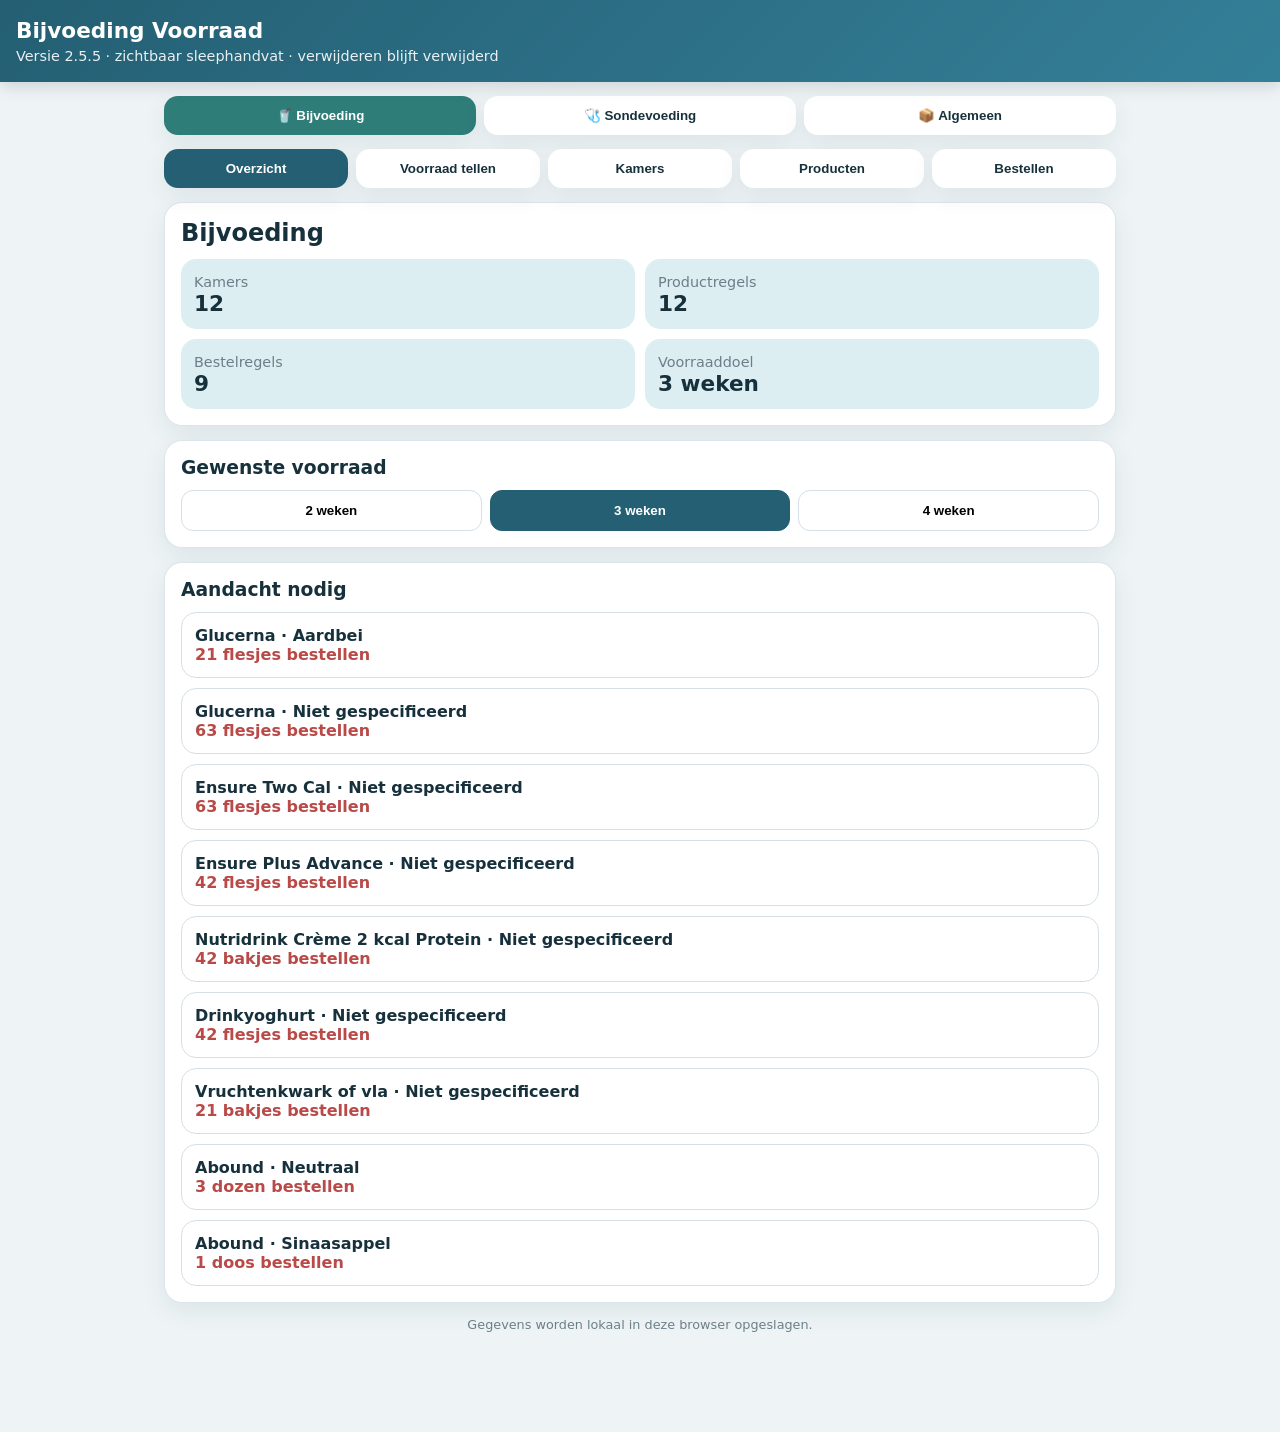
<file: bijvoeding_all/index.html>
<!DOCTYPE html>
<html lang="nl">
<head>
<meta charset="UTF-8">
<meta name="viewport" content="width=device-width, initial-scale=1.0">
<meta name="theme-color" content="#245f73">
<title>Bijvoeding Voorraad 2.5.4</title>
<link rel="stylesheet" href="css/style.css">
</head>
<body>
<header>
  <h1>Bijvoeding Voorraad</h1>
  <p>Versie 2.5.5 · zichtbaar sleephandvat · verwijderen blijft verwijderd</p>
</header>

<main>
  <div class="mode-switch">
    <button class="mode-btn active" data-mode="drink">🥤 Bijvoeding</button>
    <button class="mode-btn" data-mode="sonde">🩺 Sondevoeding</button>
    <button class="mode-btn" data-mode="general">📦 Algemeen</button>
  </div>

  <div class="tabs">
    <button class="tab-btn active" data-tab="overview">Overzicht</button>
    <button class="tab-btn" data-tab="counting">Voorraad tellen</button>
    <button class="tab-btn" data-tab="usage" id="usageTabBtn">Kamers</button>
    <button class="tab-btn" data-tab="products">Producten</button>
    <button class="tab-btn" data-tab="orders">Bestellen</button>
  </div>

  <section id="overview" class="tab active">
    <div class="card">
      <h2 id="overviewTitle">Bijvoeding</h2>
      <div class="grid">
        <div class="stat"><span class="muted" id="statUsageLabel">Kamers</span><strong id="statUsage">0</strong></div>
        <div class="stat"><span class="muted">Productregels</span><strong id="statProducts">0</strong></div>
        <div class="stat"><span class="muted">Bestelregels</span><strong id="statOrders">0</strong></div>
        <div class="stat"><span class="muted">Voorraaddoel</span><strong id="statWeeks">3 weken</strong></div>
      </div>
    </div>
    <div class="card" id="weeksCard">
      <h3>Gewenste voorraad</h3>
      <div class="week-picker">
        <button data-weeks="2">2 weken</button>
        <button data-weeks="3">3 weken</button>
        <button data-weeks="4">4 weken</button>
      </div>
    </div>
    <div class="card">
      <h3>Aandacht nodig</h3>
      <div id="attentionList" class="list"></div>
    </div>
  </section>

  <section id="counting" class="tab">
    <div class="card">
      <h2>Voorraad tellen</h2>
      <p class="muted">Gebruik de plus- en minknoppen. De volgorde volgt jouw ingestelde productvolgorde.</p>
      <div id="countList" class="list"></div>
    </div>
  </section>

  <section id="usage" class="tab">
    <div class="card" id="roomFormCard">
      <h2>Bijvoeding aan kamer toevoegen</h2>
      <p class="muted">Een kamer mag meerdere soorten bijvoeding hebben. Voeg voor ieder product een aparte regel toe.</p>
      <div class="row">
        <div class="field"><label for="room">Kamernummer</label><input id="room" placeholder="Bijv. 210"></div>
        <div class="field"><label for="unit">Unit</label><select id="unit"><option>1</option><option>2</option><option>3</option></select></div>
      </div>
      <div class="field"><label for="roomProduct">Product en smaak</label><select id="roomProduct"></select></div>
      <div class="row">
        <div class="field"><label for="dailyAmount">Verbruik per dag</label><input id="dailyAmount" type="number" min="0" step="0.1"></div>
        <div class="field"><label for="dailyUnit">Eenheid</label><select id="dailyUnit"><option value="flesjes">flesjes</option><option value="bakjes">bakjes</option><option value="zakjes">zakjes</option><option value="ml">ml</option></select></div>
      </div>
      <button class="primary" id="saveRoom">Bijvoeding opslaan</button>
    </div>

    <div class="card hidden" id="generalTargetCard">
      <h2>Algemeen artikel toevoegen</h2>
      <div class="field"><label for="generalProduct">Artikel</label><select id="generalProduct"></select></div>
      <div class="field"><label for="generalTarget">Gewenste voorraad</label><input id="generalTarget" type="number" min="0" step="1"></div>
      <button class="primary" id="saveGeneralTarget">Gewenste voorraad opslaan</button>
    </div>

    <div class="card">
      <h3 id="usageListTitle">Ingevoerde kamers</h3>
      <div id="usageList" class="list"></div>
    </div>
  </section>

  <section id="products" class="tab">
    <div class="card">
      <h2>Product toevoegen</h2>
      <div class="row">
        <div class="field"><label for="productName">Productnaam</label><input id="productName"></div>
        <div class="field" id="flavorField"><label for="flavor">Smaak</label><input id="flavor"></div>
      </div>
      <div class="row">
        <div class="field"><label for="consumptionUnit">Verbruikseenheid</label><select id="consumptionUnit"><option value="flesjes">flesjes</option><option value="bakjes">bakjes</option><option value="zakjes">zakjes</option><option value="ml">ml</option></select></div>
        <div class="field"><label for="orderUnit">Voorraad- en besteleenheid</label><select id="orderUnit"><option value="flesje">flesje</option><option value="bakje">bakje</option><option value="fles">fles</option><option value="doos">doos</option><option value="pot">pot</option><option value="pak">pak</option></select></div>
      </div>
      <div class="field"><label for="contentPerOrderUnit">Inhoud per besteleenheid</label><input id="contentPerOrderUnit" type="number" min="0.1" step="0.1"></div>
      <div class="row">
        <div class="field"><label for="stockFull">Aantal verpakkingen op voorraad</label><input id="stockFull" type="number" min="0" step="1" value="0"></div>
        <div class="field" id="looseField"><label for="stockLoose">Losse zakjes (alleen indien nodig)</label><input id="stockLoose" type="number" min="0" step="1" value="0"></div>
      </div>
      <div class="field"><label for="alreadyOrdered">Reeds besteld in verpakkingen</label><input id="alreadyOrdered" type="number" min="0" step="1" value="0"></div>
      <div class="field"><label for="minimumStock">Minimumvoorraad in verpakkingen</label><input id="minimumStock" type="number" min="0" step="1" value="0"></div>
      <button class="primary" id="saveProduct">Product opslaan</button>
    </div>
    <div class="card"><h3>Producten en volgorde</h3><p class="muted">Sleep met ☰ om de volgorde te wijzigen. De gekozen volgorde wordt ook gebruikt bij Voorraad tellen.</p><div id="productList" class="list"></div></div>
  </section>

  <section id="orders" class="tab">
    <div class="card"><h2>Besteladvies</h2><div id="orderList" class="list"></div></div>
  </section>

  <div class="footer-note">Gegevens worden lokaal in deze browser opgeslagen.</div>
</main>

<div id="roomEditModal" class="modal hidden" role="dialog" aria-modal="true" aria-labelledby="roomEditTitle">
  <div class="modal-backdrop" onclick="closeRoomEdit()"></div>
  <div class="modal-panel">
    <div class="modal-head">
      <h2 id="roomEditTitle">Kamer wijzigen</h2>
      <button type="button" class="modal-close" onclick="closeRoomEdit()" aria-label="Sluiten">×</button>
    </div>
    <div class="row">
      <div class="field"><label for="editRoomNumber">Kamernummer</label><input id="editRoomNumber" placeholder="Bijv. 210"></div>
      <div class="field"><label for="editRoomUnit">Unit</label><select id="editRoomUnit"><option>1</option><option>2</option><option>3</option></select></div>
    </div>
    <div class="field"><label for="editRoomProduct">Product en smaak</label><select id="editRoomProduct"></select></div>
    <div class="row">
      <div class="field"><label for="editDailyAmount">Verbruik per dag</label><input id="editDailyAmount" type="number" min="0" step="0.1"></div>
      <div class="field"><label for="editDailyUnit">Eenheid</label><select id="editDailyUnit" disabled><option value="flesjes">flesjes</option><option value="bakjes">bakjes</option><option value="zakjes">zakjes</option><option value="ml">ml</option></select></div>
    </div>
    <div class="modal-info"><strong>Informatie</strong><br><span>Het verbruik per dag wordt gebruikt voor het overzicht en het besteladvies.</span></div>
    <div class="modal-actions">
      <button type="button" class="secondary" onclick="closeRoomEdit()">Annuleren</button>
      <button type="button" class="primary" id="saveRoomEdit">Wijzigingen opslaan</button>
    </div>
  </div>
</div>


<div id="productEditModal" class="modal hidden" role="dialog" aria-modal="true" aria-labelledby="productEditTitle">
  <div class="modal-backdrop" onclick="closeProductEdit()"></div>
  <div class="modal-panel">
    <div class="modal-head">
      <h2 id="productEditTitle">Product wijzigen</h2>
      <button type="button" class="modal-close" onclick="closeProductEdit()" aria-label="Sluiten">×</button>
    </div>
    <div class="row">
      <div class="field"><label for="editProductName">Productnaam</label><input id="editProductName"></div>
      <div class="field" id="editFlavorField"><label for="editFlavor">Smaak</label><input id="editFlavor"></div>
    </div>
    <div class="row">
      <div class="field"><label for="editConsumptionUnit">Verbruikseenheid</label><select id="editConsumptionUnit"><option value="flesjes">flesjes</option><option value="bakjes">bakjes</option><option value="zakjes">zakjes</option><option value="ml">ml</option></select></div>
      <div class="field"><label for="editOrderUnit">Voorraad- en besteleenheid</label><select id="editOrderUnit"><option value="flesje">flesje</option><option value="bakje">bakje</option><option value="fles">fles</option><option value="doos">doos</option><option value="pot">pot</option><option value="pak">pak</option></select></div>
    </div>
    <div class="field"><label for="editContentPerOrderUnit">Inhoud per besteleenheid</label><input id="editContentPerOrderUnit" type="number" min="0.1" step="0.1"></div>
    <div class="row">
      <div class="field"><label for="editStockFull">Aantal verpakkingen op voorraad</label><input id="editStockFull" type="number" min="0" step="1"></div>
      <div class="field" id="editLooseField"><label for="editStockLoose">Losse zakjes (alleen indien nodig)</label><input id="editStockLoose" type="number" min="0" step="1"></div>
    </div>
    <div class="row">
      <div class="field"><label for="editAlreadyOrdered">Reeds besteld in verpakkingen</label><input id="editAlreadyOrdered" type="number" min="0" step="1"></div>
      <div class="field"><label for="editMinimumStock">Minimumvoorraad in verpakkingen</label><input id="editMinimumStock" type="number" min="0" step="1"></div>
    </div>
    <div class="modal-info"><strong>Informatie</strong><br><span>Wijzigingen gelden direct overal waar dit product aan een kamer is gekoppeld.</span></div>
    <div class="modal-actions">
      <button type="button" class="secondary" onclick="closeProductEdit()">Annuleren</button>
      <button type="button" class="primary" id="saveProductEdit">Wijzigingen opslaan</button>
    </div>
  </div>
</div>

<script src="data/defaults.js"></script>
<script src="js/app.js"></script>
</body>
</html>
</file>
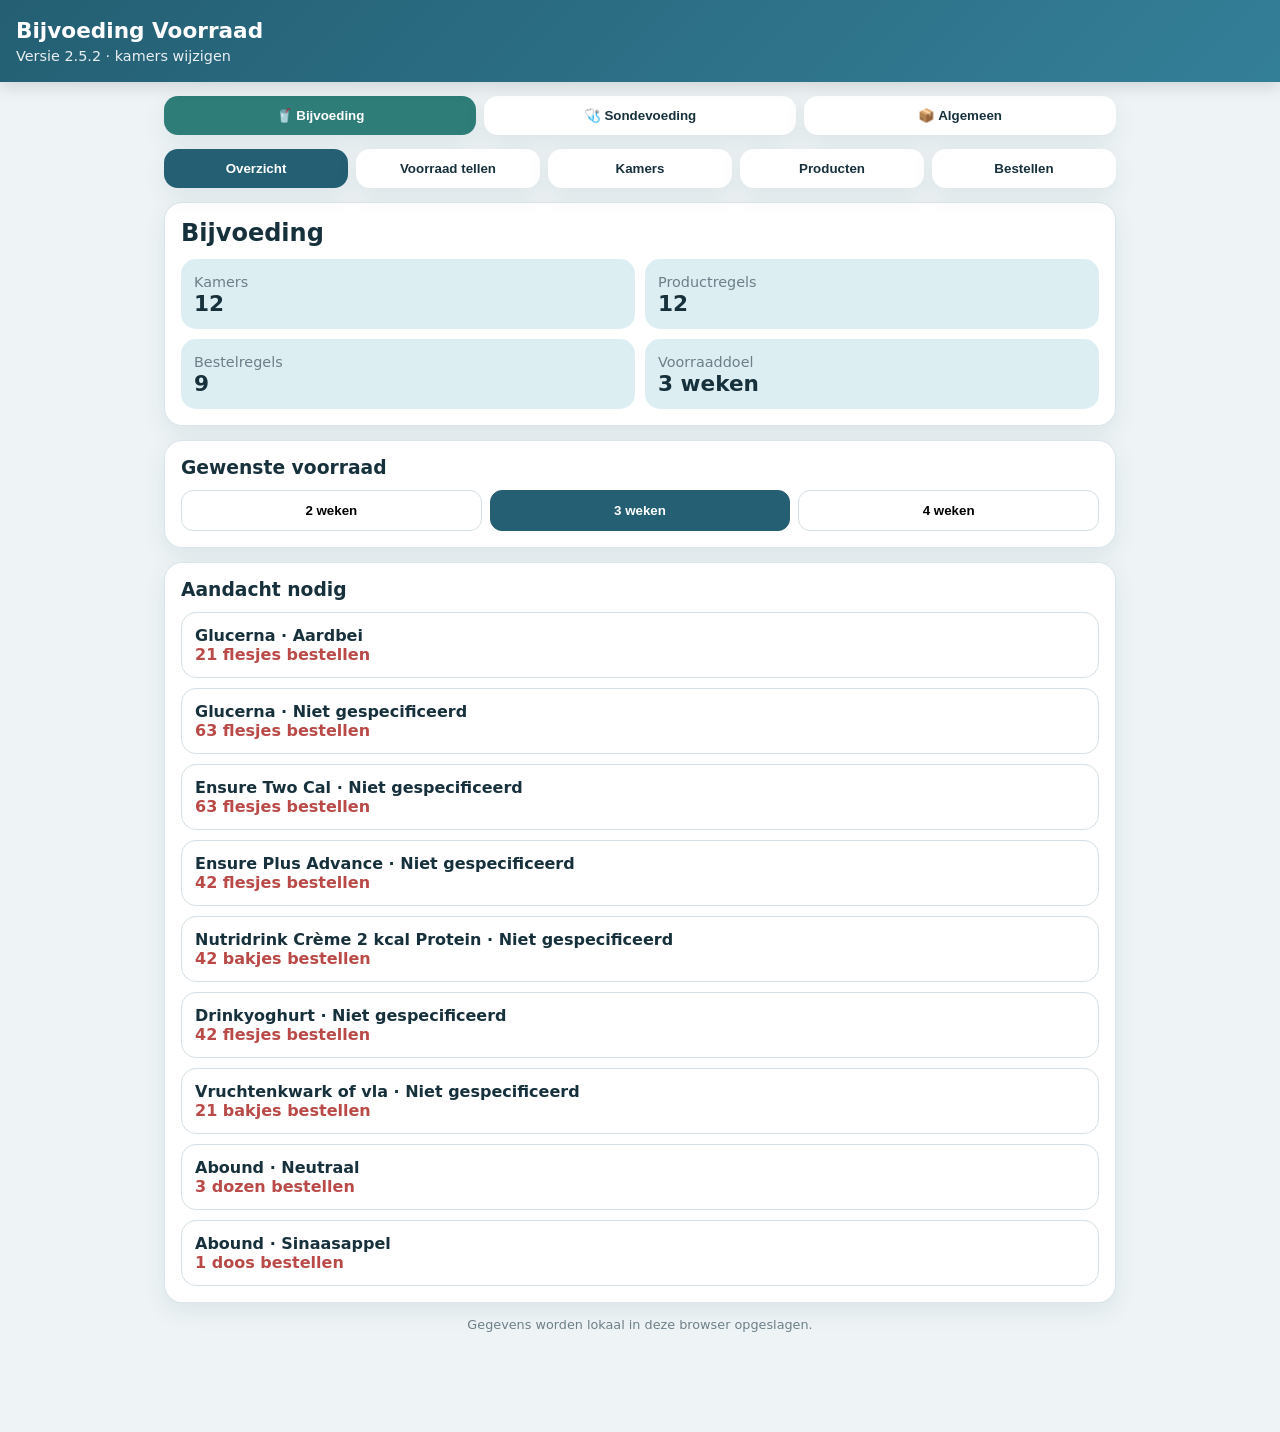
<file: bijvoeding_all/original-2.5.2.html>
<!DOCTYPE html>
<html lang="nl">
<head>
<meta charset="UTF-8">
<meta name="viewport" content="width=device-width, initial-scale=1.0">
<meta name="theme-color" content="#245f73">
<title>Bijvoeding Voorraad 2.5.2</title>
<style>
:root{
  --bg:#eef4f6;--card:#fff;--primary:#245f73;--primary2:#347f98;
  --drink:#2f7d78;--sonde:#6a5393;--general:#8a6a2f;
  --soft:#dceef2;--border:#d4e0e5;--text:#17313c;--muted:#6c7f88;
  --danger:#b94a48;--ok:#2f7b55;--shadow:0 8px 24px rgba(23,49,60,.08);
}
*{box-sizing:border-box}
body{margin:0;background:var(--bg);color:var(--text);font-family:system-ui,-apple-system,Segoe UI,Roboto,Arial,sans-serif}
header{position:sticky;top:0;z-index:10;padding:18px 16px;color:#fff;background:linear-gradient(135deg,var(--primary),var(--primary2));box-shadow:0 4px 16px rgba(0,0,0,.14)}
header h1{margin:0;font-size:1.35rem} header p{margin:5px 0 0;font-size:.9rem;opacity:.9}
main{max-width:980px;margin:auto;padding:14px 14px 100px}
.mode-switch{display:grid;grid-template-columns:repeat(3,1fr);gap:8px;margin-bottom:14px}
.mode-btn,.tab-btn{border:0;border-radius:14px;padding:12px 7px;background:#fff;box-shadow:var(--shadow);font-weight:800;color:var(--text);cursor:pointer}
.mode-btn.active[data-mode="drink"]{background:var(--drink);color:#fff}
.mode-btn.active[data-mode="sonde"]{background:var(--sonde);color:#fff}
.mode-btn.active[data-mode="general"]{background:var(--general);color:#fff}
.tabs{display:grid;grid-template-columns:repeat(5,1fr);gap:8px;margin-bottom:14px}
.tab-btn.active{background:var(--primary);color:#fff}
.tab{display:none}.tab.active{display:block}
.card{background:var(--card);border:1px solid rgba(212,224,229,.8);border-radius:18px;box-shadow:var(--shadow);padding:16px;margin-bottom:14px}
.card h2,.card h3{margin:0 0 12px}.muted{color:var(--muted);font-size:.9rem}
.grid,.row{display:grid;grid-template-columns:repeat(2,minmax(0,1fr));gap:10px}
.stat{background:var(--soft);border-radius:15px;padding:13px}.stat strong{display:block;font-size:1.35rem}
label{display:block;font-size:.9rem;font-weight:800;margin-bottom:5px}.field{margin-bottom:11px}
input,select{width:100%;padding:12px;border:1px solid var(--border);border-radius:12px;background:#fff;color:var(--text);font:inherit}
button.primary,button.secondary{width:100%;border:0;border-radius:13px;padding:12px;font:inherit;font-weight:800;cursor:pointer}
button.primary{background:var(--primary);color:#fff}button.secondary{background:var(--soft);color:var(--primary)}
.list{display:grid;gap:10px}.item{border:1px solid var(--border);border-radius:15px;padding:13px;background:#fff}
.item-head{display:flex;justify-content:space-between;gap:10px;align-items:flex-start}
.badge{padding:5px 9px;border-radius:999px;font-size:.76rem;font-weight:800;background:var(--soft);color:var(--primary);white-space:nowrap}
.actions{display:flex;gap:8px;margin-top:10px;flex-wrap:wrap}.actions button{flex:1;border:0;border-radius:10px;padding:9px;font-weight:750;min-width:80px}
.small-primary{background:var(--soft);color:var(--primary)}.small-danger{background:#f7dddd;color:var(--danger)}
.empty{text-align:center;color:var(--muted);border:1px dashed var(--border);border-radius:14px;padding:18px 8px}
.status-ok{color:var(--ok);font-weight:800}.status-danger{color:var(--danger);font-weight:800}
.week-picker{display:grid;grid-template-columns:repeat(3,1fr);gap:8px}
.week-picker button{border:1px solid var(--border);border-radius:12px;padding:12px;background:#fff;font-weight:800;cursor:pointer}
.week-picker button.active{background:var(--primary);color:#fff;border-color:var(--primary)}
.note{border-left:5px solid var(--primary);background:#f7fbfc}
.hidden{display:none!important}
.counter-wrap{display:grid;grid-template-columns:48px 1fr 48px;gap:8px;align-items:center;margin-top:10px}
.counter-btn{border:0;border-radius:12px;padding:11px;font-size:1.2rem;font-weight:900;background:var(--soft);color:var(--primary)}
.counter-value{text-align:center;font-size:1.25rem;font-weight:900;border:1px solid var(--border);border-radius:12px;padding:10px;background:#fff}
.count-card{border-left:6px solid var(--primary)}
.footer-note{font-size:.8rem;color:var(--muted);text-align:center;margin-top:10px}
@media(max-width:760px){.tabs{grid-template-columns:repeat(2,1fr)}.grid,.row{grid-template-columns:1fr}.mode-switch{grid-template-columns:1fr}}
</style>
</head>
<body>
<header>
  <h1>Bijvoeding Voorraad</h1>
  <p>Versie 2.5.2 · kamers wijzigen</p>
</header>

<main>
  <div class="mode-switch">
    <button class="mode-btn active" data-mode="drink">🥤 Bijvoeding</button>
    <button class="mode-btn" data-mode="sonde">🩺 Sondevoeding</button>
    <button class="mode-btn" data-mode="general">📦 Algemeen</button>
  </div>

  <div class="tabs">
    <button class="tab-btn active" data-tab="overview">Overzicht</button>
    <button class="tab-btn" data-tab="counting">Voorraad tellen</button>
    <button class="tab-btn" data-tab="usage" id="usageTabBtn">Kamers</button>
    <button class="tab-btn" data-tab="products">Producten</button>
    <button class="tab-btn" data-tab="orders">Bestellen</button>
  </div>

  <section id="overview" class="tab active">
    <div class="card">
      <h2 id="overviewTitle">Bijvoeding</h2>
      <div class="grid">
        <div class="stat"><span class="muted" id="statUsageLabel">Kamers</span><strong id="statUsage">0</strong></div>
        <div class="stat"><span class="muted">Productregels</span><strong id="statProducts">0</strong></div>
        <div class="stat"><span class="muted">Bestelregels</span><strong id="statOrders">0</strong></div>
        <div class="stat"><span class="muted">Voorraaddoel</span><strong id="statWeeks">3 weken</strong></div>
      </div>
    </div>
    <div class="card" id="weeksCard">
      <h3>Gewenste voorraad</h3>
      <div class="week-picker">
        <button data-weeks="2">2 weken</button>
        <button data-weeks="3">3 weken</button>
        <button data-weeks="4">4 weken</button>
      </div>
    </div>
    <div class="card">
      <h3>Aandacht nodig</h3>
      <div id="attentionList" class="list"></div>
    </div>
  </section>

  <section id="counting" class="tab">
    <div class="card">
      <h2>Voorraad tellen</h2>
      <p class="muted">Gebruik de plus- en minknoppen. De volgorde volgt jouw ingestelde productvolgorde.</p>
      <div id="countList" class="list"></div>
    </div>
  </section>

  <section id="usage" class="tab">
    <div class="card" id="roomFormCard">
      <h2>Kamer toevoegen</h2>
      <div class="row">
        <div class="field"><label for="room">Kamernummer</label><input id="room" placeholder="Bijv. 210"></div>
        <div class="field"><label for="unit">Unit</label><select id="unit"><option>1</option><option>2</option><option>3</option></select></div>
      </div>
      <div class="field"><label for="roomProduct">Product en smaak</label><select id="roomProduct"></select></div>
      <div class="row">
        <div class="field"><label for="dailyAmount">Verbruik per dag</label><input id="dailyAmount" type="number" min="0" step="0.1"></div>
        <div class="field"><label for="dailyUnit">Eenheid</label><select id="dailyUnit"><option value="flesjes">flesjes</option><option value="bakjes">bakjes</option><option value="zakjes">zakjes</option><option value="ml">ml</option></select></div>
      </div>
      <button class="primary" id="saveRoom">Kamer opslaan</button>
    </div>

    <div class="card hidden" id="generalTargetCard">
      <h2>Algemeen artikel toevoegen</h2>
      <div class="field"><label for="generalProduct">Artikel</label><select id="generalProduct"></select></div>
      <div class="field"><label for="generalTarget">Gewenste voorraad</label><input id="generalTarget" type="number" min="0" step="1"></div>
      <button class="primary" id="saveGeneralTarget">Gewenste voorraad opslaan</button>
    </div>

    <div class="card">
      <h3 id="usageListTitle">Ingevoerde kamers</h3>
      <div id="usageList" class="list"></div>
    </div>
  </section>

  <section id="products" class="tab">
    <div class="card">
      <h2>Product toevoegen</h2>
      <div class="row">
        <div class="field"><label for="productName">Productnaam</label><input id="productName"></div>
        <div class="field" id="flavorField"><label for="flavor">Smaak</label><input id="flavor"></div>
      </div>
      <div class="row">
        <div class="field"><label for="consumptionUnit">Verbruikseenheid</label><select id="consumptionUnit"><option value="flesjes">flesjes</option><option value="bakjes">bakjes</option><option value="zakjes">zakjes</option><option value="ml">ml</option></select></div>
        <div class="field"><label for="orderUnit">Voorraad- en besteleenheid</label><select id="orderUnit"><option value="flesje">flesje</option><option value="bakje">bakje</option><option value="fles">fles</option><option value="doos">doos</option><option value="pot">pot</option><option value="pak">pak</option></select></div>
      </div>
      <div class="field"><label for="contentPerOrderUnit">Inhoud per besteleenheid</label><input id="contentPerOrderUnit" type="number" min="0.1" step="0.1"></div>
      <div class="row">
        <div class="field"><label for="stockFull">Aantal verpakkingen op voorraad</label><input id="stockFull" type="number" min="0" step="1" value="0"></div>
        <div class="field" id="looseField"><label for="stockLoose">Losse zakjes (alleen indien nodig)</label><input id="stockLoose" type="number" min="0" step="1" value="0"></div>
      </div>
      <div class="field"><label for="alreadyOrdered">Reeds besteld in verpakkingen</label><input id="alreadyOrdered" type="number" min="0" step="1" value="0"></div>
      <div class="field"><label for="minimumStock">Minimumvoorraad in verpakkingen</label><input id="minimumStock" type="number" min="0" step="1" value="0"></div>
      <button class="primary" id="saveProduct">Product opslaan</button>
    </div>
    <div class="card"><h3>Producten en volgorde</h3><div id="productList" class="list"></div></div>
  </section>

  <section id="orders" class="tab">
    <div class="card"><h2>Besteladvies</h2><div id="orderList" class="list"></div></div>
  </section>

  <div class="footer-note">Gegevens worden lokaal in deze browser opgeslagen.</div>
</main>

<script>
const STORAGE_KEY="bijvoedingVoorraad_2_5_2";
const makeProduct=(mode,name,flavor,consumptionUnit,orderUnit,content,order)=>({
  id:crypto.randomUUID(),mode,name,flavor,consumptionUnit,orderUnit,
  contentPerOrderUnit:content,stockFull:0,stockLoose:0,alreadyOrdered:0,generalTarget:0,
  minimumStock:0,order
});
const defaults={
  settings:{drinkWeeks:3,sondeWeeks:3},
  products:[
    makeProduct("drink","Glucerna","Aardbei","flesjes","flesje",1,1),
    makeProduct("drink","Glucerna","Niet gespecificeerd","flesjes","flesje",1,2),
    makeProduct("drink","Ensure Two Cal","Niet gespecificeerd","flesjes","flesje",1,3),
    makeProduct("drink","Ensure Plus Advance","Niet gespecificeerd","flesjes","flesje",1,4),
    makeProduct("drink","Nutridrink Crème 2 kcal Protein","Mokka","bakjes","bakje",1,5),
    makeProduct("drink","Nutridrink Crème 2 kcal Protein","Chocolade","bakjes","bakje",1,6),
    makeProduct("drink","Nutridrink Crème 2 kcal Protein","Niet gespecificeerd","bakjes","bakje",1,7),
    makeProduct("drink","Bouwsteentje","Niet gespecificeerd","bakjes","bakje",1,8),
    makeProduct("drink","Drinkyoghurt","Niet gespecificeerd","flesjes","flesje",1,9),
    makeProduct("drink","Vruchtenkwark of vla","Niet gespecificeerd","bakjes","bakje",1,10),
    makeProduct("drink","Abound","Neutraal","zakjes","doos",30,11),
    makeProduct("drink","Abound","Sinaasappel","zakjes","doos",30,12),
    makeProduct("sonde","Jevity 1.5","","ml","fles",1000,1)
  ],
  rooms:[]
};
let data=loadData(),currentMode="drink";

function loadData(){
  try{
    const d=JSON.parse(localStorage.getItem(STORAGE_KEY))||structuredClone(defaults);
    if(!d.settings)d.settings={drinkWeeks:3,sondeWeeks:3};
    if(!Array.isArray(d.products))d.products=[];
    if(!Array.isArray(d.rooms))d.rooms=[];
    defaults.products.forEach(dp=>{
      if(!d.products.some(p=>p.mode===dp.mode&&p.name===dp.name&&p.flavor===dp.flavor))d.products.push(structuredClone(dp))
    });
    d.products.forEach((p,i)=>{
      if(p.order==null)p.order=i+1;
      if(p.minimumStock==null)p.minimumStock=0;
    });
    if(!d.rooms.length){
      const f=(name,flavor,mode="drink")=>d.products.find(p=>p.mode===mode&&p.name===name&&p.flavor===flavor)?.id;
      d.rooms=[
        {id:crypto.randomUUID(),mode:"drink",room:"113",unit:"1",productId:f("Glucerna","Niet gespecificeerd"),dailyAmount:3,dailyUnit:"flesjes"},
        {id:crypto.randomUUID(),mode:"drink",room:"207",unit:"2",productId:f("Ensure Two Cal","Niet gespecificeerd"),dailyAmount:3,dailyUnit:"flesjes"},
        {id:crypto.randomUUID(),mode:"drink",room:"210",unit:"2",productId:f("Abound","Neutraal"),dailyAmount:1,dailyUnit:"zakjes"},
        {id:crypto.randomUUID(),mode:"drink",room:"214",unit:"2",productId:f("Ensure Plus Advance","Niet gespecificeerd"),dailyAmount:1,dailyUnit:"flesjes"},
        {id:crypto.randomUUID(),mode:"drink",room:"220",unit:"2",productId:f("Nutridrink Crème 2 kcal Protein","Niet gespecificeerd"),dailyAmount:1,dailyUnit:"bakjes"},
        {id:crypto.randomUUID(),mode:"drink",room:"221",unit:"2",productId:f("Abound","Sinaasappel"),dailyAmount:1,dailyUnit:"zakjes"},
        {id:crypto.randomUUID(),mode:"drink",room:"221",unit:"2",productId:f("Ensure Plus Advance","Niet gespecificeerd"),dailyAmount:1,dailyUnit:"flesjes"},
        {id:crypto.randomUUID(),mode:"drink",room:"305",unit:"3",productId:f("Abound","Neutraal"),dailyAmount:2,dailyUnit:"zakjes"},
        {id:crypto.randomUUID(),mode:"drink",room:"305",unit:"3",productId:f("Glucerna","Aardbei"),dailyAmount:1,dailyUnit:"flesjes"},
        {id:crypto.randomUUID(),mode:"drink",room:"306",unit:"3",productId:f("Vruchtenkwark of vla","Niet gespecificeerd"),dailyAmount:1,dailyUnit:"bakjes"},
        {id:crypto.randomUUID(),mode:"drink",room:"312",unit:"3",productId:f("Drinkyoghurt","Niet gespecificeerd"),dailyAmount:2,dailyUnit:"flesjes"},
        {id:crypto.randomUUID(),mode:"drink",room:"315",unit:"3",productId:f("Nutridrink Crème 2 kcal Protein","Niet gespecificeerd"),dailyAmount:1,dailyUnit:"bakjes"},
        {id:crypto.randomUUID(),mode:"sonde",room:"210",unit:"2",productId:f("Jevity 1.5","","sonde"),dailyAmount:1600,dailyUnit:"ml"}
      ]
    }
    return d
  }catch(e){return structuredClone(defaults)}
}
function saveData(){localStorage.setItem(STORAGE_KEY,JSON.stringify(data));renderAll()}
function esc(v){return String(v??"").replace(/[&<>"']/g,s=>({"&":"&amp;","<":"&lt;",">":"&gt;",'"':"&quot;","'":"&#039;"}[s]))}
function fmt(n){return Number.isInteger(Number(n))?String(Number(n)):Number(n).toFixed(1).replace(".",",")}
function modeLabel(){return currentMode==="drink"?"Bijvoeding":currentMode==="sonde"?"Sondevoeding":"Algemene voorraad"}
function targetWeeks(){return currentMode==="drink"?data.settings.drinkWeeks:data.settings.sondeWeeks}
function productsForMode(){return data.products.filter(p=>p.mode===currentMode).sort((a,b)=>a.order-b.order)}
function roomsForMode(){return data.rooms.filter(r=>r.mode===currentMode)}
function labelProduct(p){return p.flavor?`${p.name} · ${p.flavor}`:p.name}
function plural(unit,n){
  const m={flesje:"flesjes",bakje:"bakjes",fles:"flessen",doos:"dozen",pot:"potten",pak:"pakken"};
  return n===1?unit:(m[unit]||unit+"en")
}
function weeklyUsage(pid){return data.rooms.filter(r=>r.productId===pid).reduce((s,r)=>s+Number(r.dailyAmount||0)*7,0)}
function stockUnits(p){return Number(p.stockFull||0)*Number(p.contentPerOrderUnit||1)+Number(p.stockLoose||0)}
function orderedUnits(p){return Number(p.alreadyOrdered||0)*Number(p.contentPerOrderUnit||1)}
function stockPackages(p){return Number(p.stockFull||0)+(Number(p.stockLoose||0)/Number(p.contentPerOrderUnit||1))}
function belowMinimum(p){return stockPackages(p)<Number(p.minimumStock||0)}
function advice(p){
  const weekly=weeklyUsage(p.id);
  const usageTarget=currentMode==="general"
    ? Number(p.generalTarget||0)
    : weekly*targetWeeks();

  const minimumTarget=Number(p.minimumStock||0)*Number(p.contentPerOrderUnit||1);

  // De hoogste grens geldt:
  // - gewenste voorraad op basis van verbruik of handmatige doelvoorraad
  // - minimumvoorraad per product
  const needed=Math.max(usageTarget,minimumTarget);

  const available=stockUnits(p)+orderedUnits(p);
  const shortage=Math.max(0,needed-available);
  const orderUnits=Math.ceil(shortage/Number(p.contentPerOrderUnit||1));

  return {weekly,usageTarget,minimumTarget,needed,available,orderUnits}
}
function renderProductOptions(){
  const opts=productsForMode().map(p=>`<option value="${p.id}">${esc(labelProduct(p))}</option>`).join("");
  roomProduct.innerHTML=opts||`<option value="">Nog geen product</option>`;
  generalProduct.innerHTML=opts||`<option value="">Nog geen artikel</option>`
}
function renderCounting(){
  const ps=productsForMode();
  countList.innerHTML=ps.length?ps.map(p=>{
    const loose=p.orderUnit==="doos";
    return `<div class="item count-card">
      <strong>${esc(labelProduct(p))}</strong><br>
      <span class="muted">Voorraad in ${esc(plural(p.orderUnit,2))}</span>
      ${belowMinimum(p)?`<div class="status-danger" style="margin-top:6px">Onder minimumvoorraad</div>`:""}
      <div class="counter-wrap">
        <button class="counter-btn" onclick="changeStock('${p.id}',-1)">−</button>
        <div class="counter-value">${fmt(p.stockFull)} ${esc(plural(p.orderUnit,p.stockFull))}</div>
        <button class="counter-btn" onclick="changeStock('${p.id}',1)">+</button>
      </div>
      ${loose?`<div style="margin-top:12px"><span class="muted">Losse zakjes</span><div class="counter-wrap"><button class="counter-btn" onclick="changeLoose('${p.id}',-1)">−</button><div class="counter-value">${fmt(p.stockLoose)} zakjes</div><button class="counter-btn" onclick="changeLoose('${p.id}',1)">+</button></div></div>`:""}
    </div>`
  }).join(""):`<div class="empty">Nog geen producten.</div>`
}
function renderUsage(){
  if(currentMode==="general"){
    roomFormCard.classList.add("hidden");generalTargetCard.classList.remove("hidden");usageListTitle.textContent="Algemene artikelen";
    const ps=productsForMode();
    usageList.innerHTML=ps.length?ps.map(p=>`<div class="item"><strong>${esc(labelProduct(p))}</strong><br><span class="muted">Gewenste voorraad: ${fmt(p.generalTarget||0)} ${esc(plural(p.orderUnit,p.generalTarget||0))}</span></div>`).join(""):`<div class="empty">Nog geen algemene artikelen.</div>`;
    return
  }
  roomFormCard.classList.remove("hidden");generalTargetCard.classList.add("hidden");usageListTitle.textContent="Ingevoerde kamers";
  const rs=roomsForMode().sort((a,b)=>Number(a.unit)-Number(b.unit)||String(a.room).localeCompare(String(b.room),undefined,{numeric:true}));
  usageList.innerHTML=rs.length?rs.map(r=>{
    const p=data.products.find(x=>x.id===r.productId);
    return `<div class="item"><div class="item-head"><div><strong>Kamer ${esc(r.room)}</strong><br><span class="muted">Unit ${esc(r.unit)} · ${p?esc(labelProduct(p)):"Geen product"}</span></div></div><div style="margin-top:8px"><strong>${fmt(r.dailyAmount)} ${esc(r.dailyUnit)} per dag</strong></div><div class="actions">
      <button class="small-primary" onclick="editRoom('${r.id}')">Wijzigen</button>
      <button class="small-danger" onclick="deleteRoom('${r.id}')">Verwijderen</button>
    </div></div>`
  }).join(""):`<div class="empty">Nog geen kamers ingevoerd.</div>`
}
function renderProducts(){
  const ps=productsForMode();
  productList.innerHTML=ps.length?ps.map((p,i)=>`<div class="item">
    <div class="item-head"><div><strong>${esc(labelProduct(p))}</strong><br><span class="muted">Voorraad in ${esc(plural(p.orderUnit,2))}</span></div><span class="badge">${i+1}</span></div>
    <div style="margin-top:8px">
      Voorraad: <strong>${fmt(p.stockFull)} ${esc(plural(p.orderUnit,p.stockFull))}${p.orderUnit==="doos"?` + ${fmt(p.stockLoose)} zakjes`:""}</strong><br>
      Besteld: <strong>${fmt(p.alreadyOrdered)} ${esc(plural(p.orderUnit,p.alreadyOrdered))}</strong><br>
      Minimum: <strong>${fmt(p.minimumStock||0)} ${esc(plural(p.orderUnit,p.minimumStock||0))}</strong>
      ${belowMinimum(p)?`<br><span class="status-danger">Onder minimumvoorraad</span>`:""}
    </div>
    <div class="actions">
      <button class="small-primary" onclick="moveProduct('${p.id}',-1)">⬆️ Omhoog</button>
      <button class="small-primary" onclick="moveProduct('${p.id}',1)">⬇️ Omlaag</button>
      <button class="small-primary" onclick="editStock('${p.id}')">Wijzigen</button>
      <button class="small-danger" onclick="deleteProduct('${p.id}')">Verwijderen</button>
    </div></div>`).join(""):`<div class="empty">Nog geen producten.</div>`
}
function renderOrders(){
  const rows=productsForMode().map(p=>({p,a:advice(p)})).filter(x=>currentMode==="general"||x.a.weekly>0);
  orderList.innerHTML=rows.length?rows.map(({p,a})=>`<div class="item note">
    <strong>${esc(labelProduct(p))}</strong><br>
    ${a.orderUnits>0
      ? `<span class="status-danger">${a.orderUnits} ${esc(plural(p.orderUnit,a.orderUnits))} bestellen</span>`
      : `<span class="status-ok">Voldoende voorraad</span>`}
    <div class="muted" style="margin-top:5px">
      ${currentMode==="general"
        ? `Doelvoorraad: ${fmt(a.needed/Number(p.contentPerOrderUnit||1))} ${esc(plural(p.orderUnit,a.needed/Number(p.contentPerOrderUnit||1)))}`
        : `Verbruik: ${fmt(a.weekly)} ${esc(p.consumptionUnit)} per week`}
      ${Number(p.minimumStock||0)>0
        ? `<br>Minimum: ${fmt(p.minimumStock)} ${esc(plural(p.orderUnit,p.minimumStock))}`
        : ""}
    </div>
  </div>`).join(""):`<div class="empty">Nog geen bestelgegevens.</div>`
}
function renderOverview(){
  overviewTitle.textContent=modeLabel();usageTabBtn.textContent=currentMode==="general"?"Algemeen":"Kamers";
  statUsageLabel.textContent=currentMode==="general"?"Artikelen":"Kamers";statUsage.textContent=currentMode==="general"?productsForMode().length:roomsForMode().length;
  statProducts.textContent=productsForMode().length;statOrders.textContent=productsForMode().filter(p=>advice(p).orderUnits>0).length;
  weeksCard.classList.toggle("hidden",currentMode==="general");statWeeks.textContent=currentMode==="general"?"Handmatig":`${targetWeeks()} weken`;
  document.querySelectorAll(".week-picker button").forEach(b=>b.classList.toggle("active",Number(b.dataset.weeks)===targetWeeks()));
  const attention=productsForMode().map(p=>({p,a:advice(p),low:belowMinimum(p)})).filter(x=>x.a.orderUnits>0||x.low);
  attentionList.innerHTML=attention.length?attention.map(({p,a,low})=>`<div class="item"><strong>${esc(labelProduct(p))}</strong><br>${low?`<span class="status-danger">Onder minimumvoorraad</span><br>`:""}${a.orderUnits>0?`<span class="status-danger">${a.orderUnits} ${esc(plural(p.orderUnit,a.orderUnits))} bestellen</span>`:""}</div>`).join(""):`<div class="empty">Geen directe aandachtspunten.</div>`
}
function renderAll(){
  flavorField.classList.toggle("hidden",currentMode==="sonde");
  looseField.classList.toggle("hidden",orderUnit.value!=="doos");
  renderProductOptions();renderCounting();renderUsage();renderProducts();renderOrders();renderOverview()
}
function changeStock(id,d){const p=data.products.find(x=>x.id===id);p.stockFull=Math.max(0,Number(p.stockFull||0)+d);saveData()}
function changeLoose(id,d){const p=data.products.find(x=>x.id===id);p.stockLoose=Math.max(0,Number(p.stockLoose||0)+d);saveData()}
function moveProduct(id,dir){
  const ps=productsForMode(),i=ps.findIndex(p=>p.id===id),j=i+dir;if(j<0||j>=ps.length)return;
  const a=ps[i].order,b=ps[j].order;ps[i].order=b;ps[j].order=a;saveData()
}
function editRoom(id){
  const r=data.rooms.find(x=>x.id===id);
  if(!r)return;

  const modeProducts=data.products
    .filter(p=>p.mode===r.mode)
    .sort((a,b)=>a.order-b.order);

  if(!modeProducts.length){
    alert("Er zijn geen producten beschikbaar.");
    return;
  }

  const roomNew=prompt("Kamernummer:",r.room);
  if(roomNew===null)return;

  const unitNew=prompt("Unit (1, 2 of 3):",r.unit);
  if(unitNew===null)return;
  if(!["1","2","3"].includes(String(unitNew).trim())){
    alert("Vul unit 1, 2 of 3 in.");
    return;
  }

  const productList=modeProducts
    .map((p,i)=>`${i+1}. ${labelProduct(p)}`)
    .join("\n");
  const currentIndex=modeProducts.findIndex(p=>p.id===r.productId);

  const productChoice=prompt(
    `Kies het nummer van het product:\n\n${productList}`,
    currentIndex>=0 ? String(currentIndex+1) : "1"
  );
  if(productChoice===null)return;

  const chosenIndex=Number(productChoice)-1;
  if(!Number.isInteger(chosenIndex)||chosenIndex<0||chosenIndex>=modeProducts.length){
    alert("Ongeldige productkeuze.");
    return;
  }

  const chosenProduct=modeProducts[chosenIndex];

  const amountNew=prompt(
    `Verbruik per dag in ${chosenProduct.consumptionUnit}:`,
    r.dailyAmount
  );
  if(amountNew===null)return;

  const amountNumber=Number(String(amountNew).replace(",","."));
  if(!Number.isFinite(amountNumber)||amountNumber<=0){
    alert("Vul een geldig verbruik per dag in.");
    return;
  }

  r.room=String(roomNew).trim();
  r.unit=String(unitNew).trim();
  r.productId=chosenProduct.id;
  r.dailyAmount=amountNumber;
  r.dailyUnit=chosenProduct.consumptionUnit;

  saveData();
}
function deleteRoom(id){if(confirm("Deze kamerregel verwijderen?")){data.rooms=data.rooms.filter(r=>r.id!==id);saveData()}}
function deleteProduct(id){
  if(data.rooms.some(r=>r.productId===id)){alert("Dit product is nog gekoppeld aan een kamer.");return}
  if(confirm("Dit product verwijderen?")){data.products=data.products.filter(p=>p.id!==id);saveData()}
}
function editStock(id){
  const p=data.products.find(x=>x.id===id);if(!p)return;
  const full=prompt(`Aantal ${plural(p.orderUnit,2)} op voorraad:`,p.stockFull);if(full===null)return;
  let loose=p.stockLoose;
  if(p.orderUnit==="doos"){const v=prompt("Aantal losse zakjes:",p.stockLoose);if(v===null)return;loose=v}
  const ordered=prompt(`Reeds besteld in ${plural(p.orderUnit,2)}:`,p.alreadyOrdered);if(ordered===null)return;
  const minimum=prompt(`Minimumvoorraad in ${plural(p.orderUnit,2)}:`,p.minimumStock||0);if(minimum===null)return;
  p.stockFull=Math.max(0,Number(full)||0);
  p.stockLoose=Math.max(0,Number(loose)||0);
  p.alreadyOrdered=Math.max(0,Number(ordered)||0);
  p.minimumStock=Math.max(0,Number(minimum)||0);
  saveData()
}
document.querySelectorAll(".mode-btn").forEach(b=>b.onclick=()=>{currentMode=b.dataset.mode;document.querySelectorAll(".mode-btn").forEach(x=>x.classList.remove("active"));b.classList.add("active");renderAll()});
document.querySelectorAll(".tab-btn").forEach(b=>b.onclick=()=>{document.querySelectorAll(".tab-btn").forEach(x=>x.classList.remove("active"));document.querySelectorAll(".tab").forEach(x=>x.classList.remove("active"));b.classList.add("active");document.getElementById(b.dataset.tab).classList.add("active")});
document.querySelectorAll(".week-picker button").forEach(b=>b.onclick=()=>{if(currentMode==="drink")data.settings.drinkWeeks=Number(b.dataset.weeks);else data.settings.sondeWeeks=Number(b.dataset.weeks);saveData()});
orderUnit.onchange=()=>looseField.classList.toggle("hidden",orderUnit.value!=="doos");
saveRoom.onclick=()=>{
  const roomV=room.value.trim(),unitV=unit.value,productId=roomProduct.value,dailyAmountV=Number(dailyAmount.value),dailyUnitV=dailyUnit.value,p=data.products.find(x=>x.id===productId);
  if(!roomV||!productId||dailyAmountV<=0){alert("Vul kamernummer, product en verbruik in.");return}
  if(p&&p.consumptionUnit!==dailyUnitV){alert(`Kies ${p.consumptionUnit} als eenheid.`);return}
  data.rooms.push({id:crypto.randomUUID(),mode:currentMode,room:roomV,unit:unitV,productId,dailyAmount:dailyAmountV,dailyUnit:dailyUnitV});room.value="";dailyAmount.value="";saveData()
};
saveGeneralTarget.onclick=()=>{const p=data.products.find(x=>x.id===generalProduct.value),target=Number(generalTarget.value);if(!p||target<0){alert("Vul een geldige voorraad in.");return}p.generalTarget=target;generalTarget.value="";saveData()};
saveProduct.onclick=()=>{
  const name=productName.value.trim(),fl=currentMode==="sonde"?"":flavor.value.trim(),cu=consumptionUnit.value,ou=orderUnit.value,content=Number(contentPerOrderUnit.value),sf=Number(stockFull.value||0),sl=ou==="doos"?Number(stockLoose.value||0):0,ao=Number(alreadyOrdered.value||0),min=Number(minimumStock.value||0);
  if(!name||content<=0){alert("Vul productnaam en inhoud per besteleenheid in.");return}
  const maxOrder=Math.max(0,...productsForMode().map(p=>p.order||0));
  data.products.push({id:crypto.randomUUID(),mode:currentMode,name,flavor:fl,consumptionUnit:cu,orderUnit:ou,contentPerOrderUnit:content,stockFull:sf,stockLoose:sl,alreadyOrdered:ao,generalTarget:0,minimumStock:min,order:maxOrder+1});
  productName.value="";flavor.value="";contentPerOrderUnit.value="";stockFull.value="0";stockLoose.value="0";alreadyOrdered.value="0";minimumStock.value="0";saveData()
};
renderAll();
</script>
</body>
</html>
</file>
<file: bijvoeding_all/css/style.css>
:root{
  --bg:#eef4f6;--card:#fff;--primary:#245f73;--primary2:#347f98;
  --drink:#2f7d78;--sonde:#6a5393;--general:#8a6a2f;
  --soft:#dceef2;--border:#d4e0e5;--text:#17313c;--muted:#6c7f88;
  --danger:#b94a48;--ok:#2f7b55;--shadow:0 8px 24px rgba(23,49,60,.08);
}
*{box-sizing:border-box}
body{margin:0;background:var(--bg);color:var(--text);font-family:system-ui,-apple-system,Segoe UI,Roboto,Arial,sans-serif}
header{position:sticky;top:0;z-index:10;padding:18px 16px;color:#fff;background:linear-gradient(135deg,var(--primary),var(--primary2));box-shadow:0 4px 16px rgba(0,0,0,.14)}
header h1{margin:0;font-size:1.35rem} header p{margin:5px 0 0;font-size:.9rem;opacity:.9}
main{max-width:980px;margin:auto;padding:14px 14px 100px}
.mode-switch{display:grid;grid-template-columns:repeat(3,1fr);gap:8px;margin-bottom:14px}
.mode-btn,.tab-btn{border:0;border-radius:14px;padding:12px 7px;background:#fff;box-shadow:var(--shadow);font-weight:800;color:var(--text);cursor:pointer}
.mode-btn.active[data-mode="drink"]{background:var(--drink);color:#fff}
.mode-btn.active[data-mode="sonde"]{background:var(--sonde);color:#fff}
.mode-btn.active[data-mode="general"]{background:var(--general);color:#fff}
.tabs{display:grid;grid-template-columns:repeat(5,1fr);gap:8px;margin-bottom:14px}
.tab-btn.active{background:var(--primary);color:#fff}
.tab{display:none}.tab.active{display:block}
.card{background:var(--card);border:1px solid rgba(212,224,229,.8);border-radius:18px;box-shadow:var(--shadow);padding:16px;margin-bottom:14px}
.card h2,.card h3{margin:0 0 12px}.muted{color:var(--muted);font-size:.9rem}
.grid,.row{display:grid;grid-template-columns:repeat(2,minmax(0,1fr));gap:10px}
.stat{background:var(--soft);border-radius:15px;padding:13px}.stat strong{display:block;font-size:1.35rem}
label{display:block;font-size:.9rem;font-weight:800;margin-bottom:5px}.field{margin-bottom:11px}
input,select{width:100%;padding:12px;border:1px solid var(--border);border-radius:12px;background:#fff;color:var(--text);font:inherit}
button.primary,button.secondary{width:100%;border:0;border-radius:13px;padding:12px;font:inherit;font-weight:800;cursor:pointer}
button.primary{background:var(--primary);color:#fff}button.secondary{background:var(--soft);color:var(--primary)}
.list{display:grid;gap:10px}.item{border:1px solid var(--border);border-radius:15px;padding:13px;background:#fff}
.item-head{display:flex;justify-content:space-between;gap:10px;align-items:flex-start}
.badge{padding:5px 9px;border-radius:999px;font-size:.76rem;font-weight:800;background:var(--soft);color:var(--primary);white-space:nowrap}
.actions{display:flex;gap:8px;margin-top:10px;flex-wrap:wrap}.actions button{flex:1;border:0;border-radius:10px;padding:9px;font-weight:750;min-width:80px}
.small-primary{background:var(--soft);color:var(--primary)}.small-danger{background:#f7dddd;color:var(--danger)}
.empty{text-align:center;color:var(--muted);border:1px dashed var(--border);border-radius:14px;padding:18px 8px}
.status-ok{color:var(--ok);font-weight:800}.status-danger{color:var(--danger);font-weight:800}
.week-picker{display:grid;grid-template-columns:repeat(3,1fr);gap:8px}
.week-picker button{border:1px solid var(--border);border-radius:12px;padding:12px;background:#fff;font-weight:800;cursor:pointer}
.week-picker button.active{background:var(--primary);color:#fff;border-color:var(--primary)}
.note{border-left:5px solid var(--primary);background:#f7fbfc}
.hidden{display:none!important}
.counter-wrap{display:grid;grid-template-columns:48px 1fr 48px;gap:8px;align-items:center;margin-top:10px}
.counter-btn{border:0;border-radius:12px;padding:11px;font-size:1.2rem;font-weight:900;background:var(--soft);color:var(--primary)}
.counter-value{text-align:center;font-size:1.25rem;font-weight:900;border:1px solid var(--border);border-radius:12px;padding:10px;background:#fff}
.count-card{border-left:6px solid var(--primary)}
.footer-note{font-size:.8rem;color:var(--muted);text-align:center;margin-top:10px}
@media(max-width:760px){.tabs{grid-template-columns:repeat(2,1fr)}.grid,.row{grid-template-columns:1fr}.mode-switch{grid-template-columns:1fr}}


/* Kamer wijzigen in één overzichtelijk scherm */
.modal{position:fixed;inset:0;z-index:100;display:flex;align-items:center;justify-content:center;padding:18px}
.modal-backdrop{position:absolute;inset:0;background:rgba(15,35,43,.58)}
.modal-panel{position:relative;width:min(720px,100%);max-height:92vh;overflow:auto;background:#fff;border-radius:20px;padding:22px;box-shadow:0 24px 70px rgba(0,0,0,.28)}
.modal-head{display:flex;align-items:center;justify-content:space-between;gap:16px;margin-bottom:20px}
.modal-head h2{margin:0}.modal-close{border:0;background:transparent;font-size:2rem;line-height:1;color:var(--text);cursor:pointer;padding:0 4px}
.modal-info{background:#f0f8ff;border:1px solid #c8e3f5;border-radius:14px;padding:13px 15px;margin:4px 0 16px;color:var(--text)}
.modal-info span{font-size:.9rem}
.modal-actions{display:grid;grid-template-columns:minmax(130px,.7fr) minmax(180px,1.5fr);gap:10px}
@media(max-width:600px){.modal{padding:10px}.modal-panel{padding:17px;border-radius:16px}.modal-actions{grid-template-columns:1fr}.modal-head{margin-bottom:14px}}


/* Productvolgorde slepen */
.drag-handle{flex:0 0 auto;min-width:86px;height:44px;border:2px solid var(--primary);border-radius:11px;background:var(--primary);color:#fff;font-size:1.2rem;font-weight:900;cursor:grab;touch-action:none;user-select:none;-webkit-user-select:none;display:flex;align-items:center;justify-content:center;gap:6px;padding:0 10px}.drag-label{font-size:.82rem;font-weight:800}
.drag-handle:active{cursor:grabbing}
.product-sort-item.dragging{opacity:.72;box-shadow:0 12px 30px rgba(23,49,60,.18);transform:scale(1.01)}
</file>
